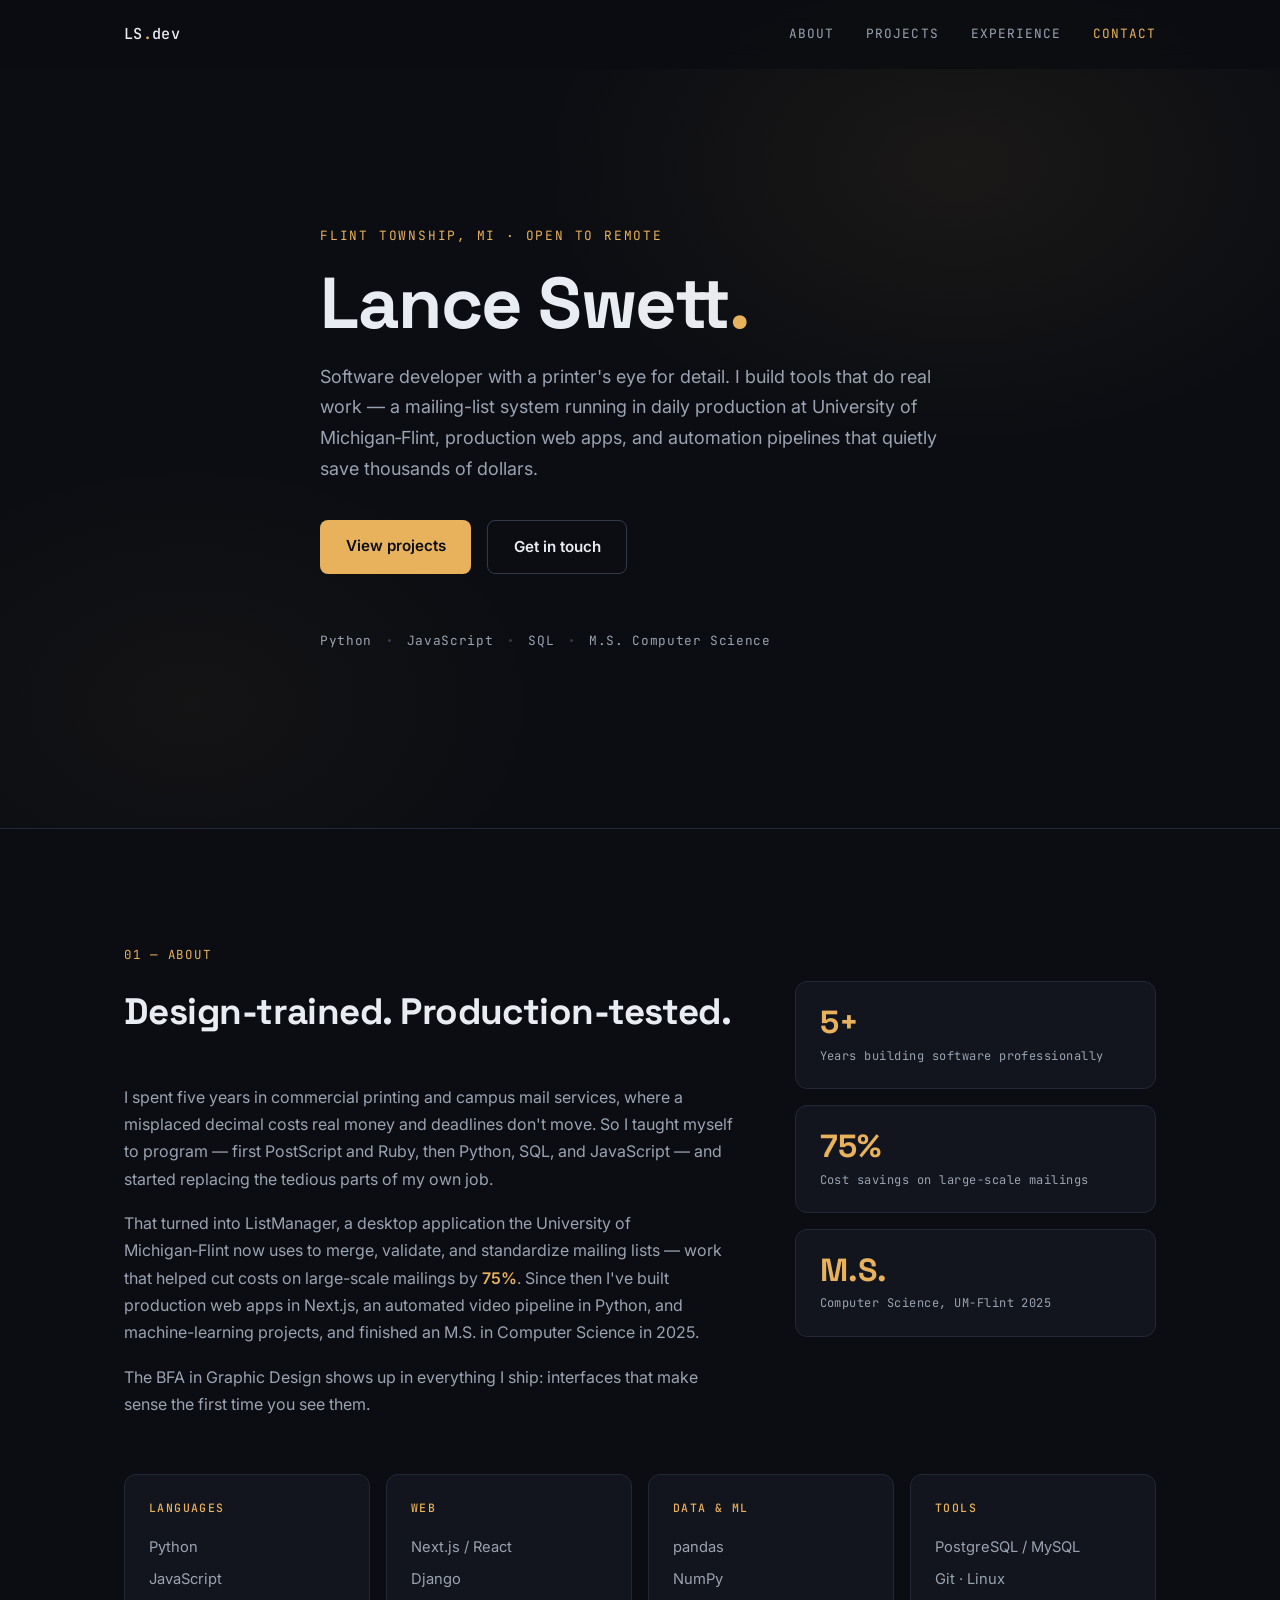
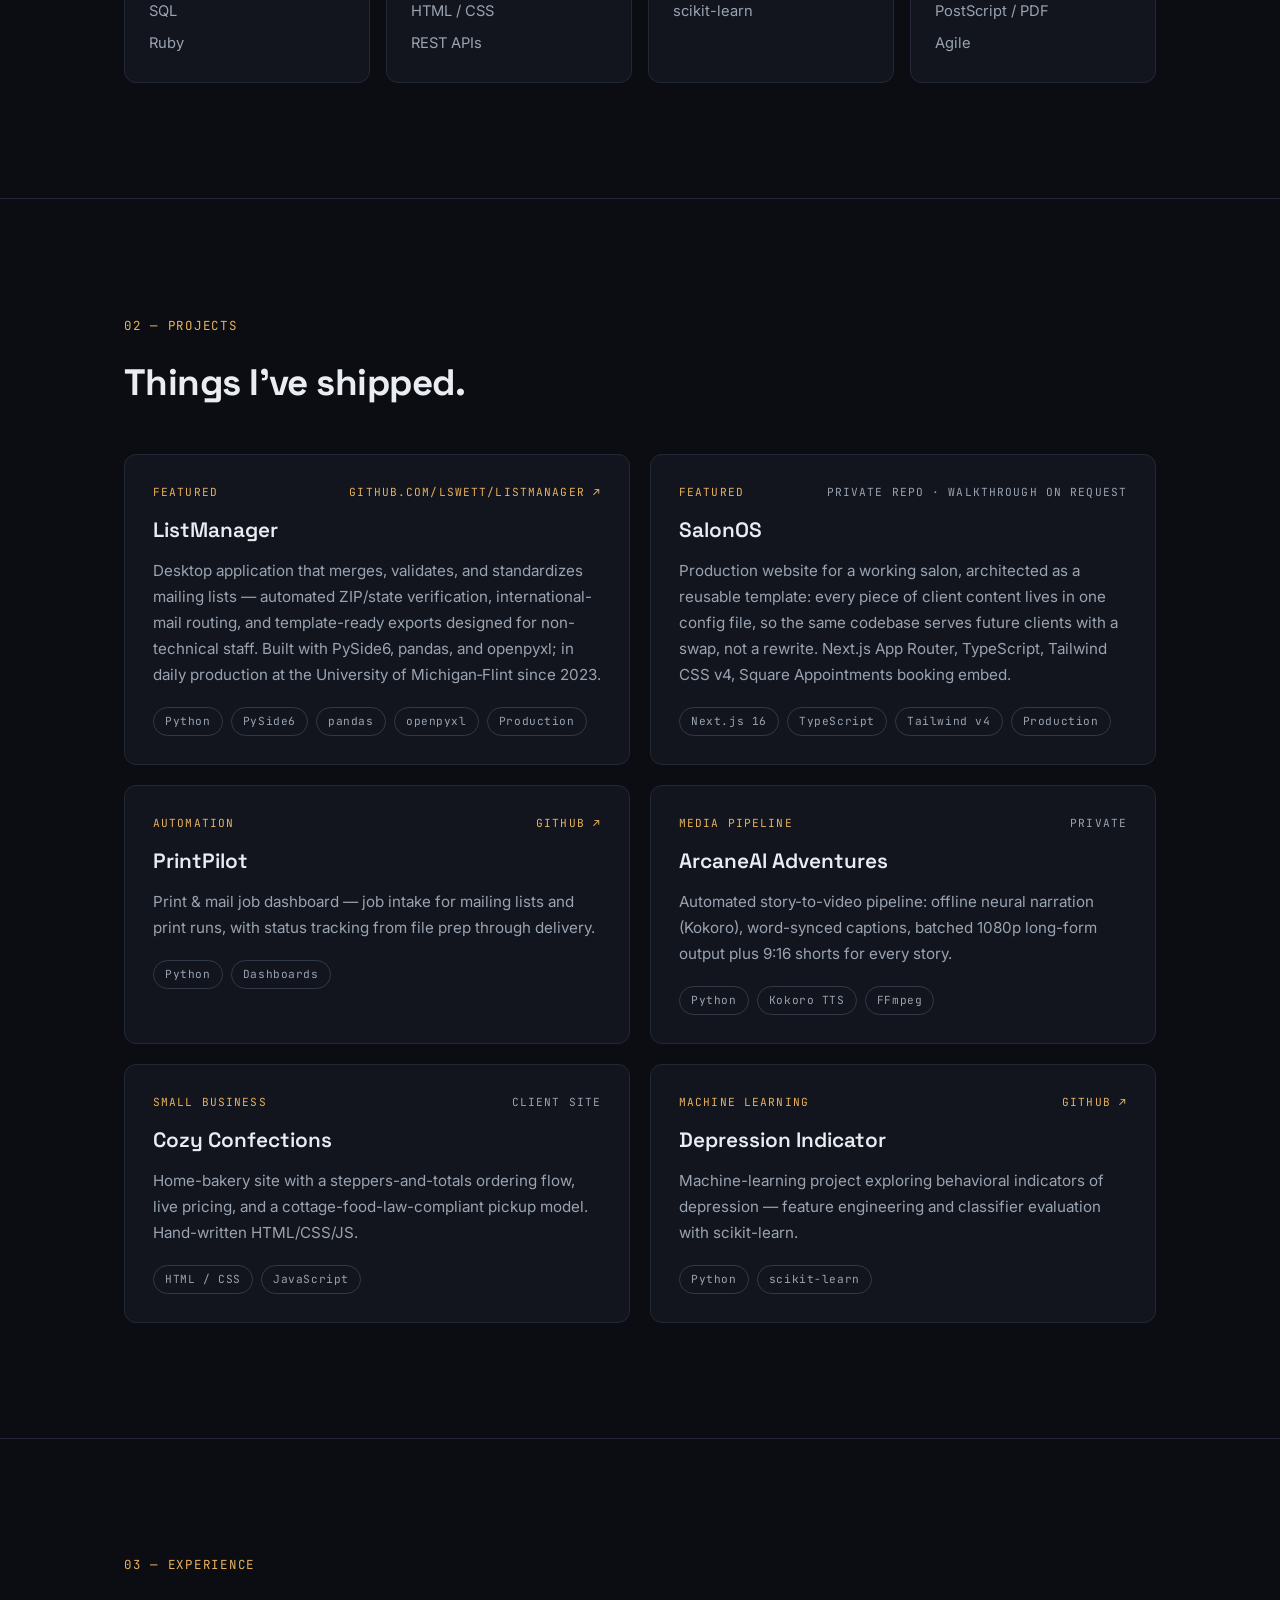
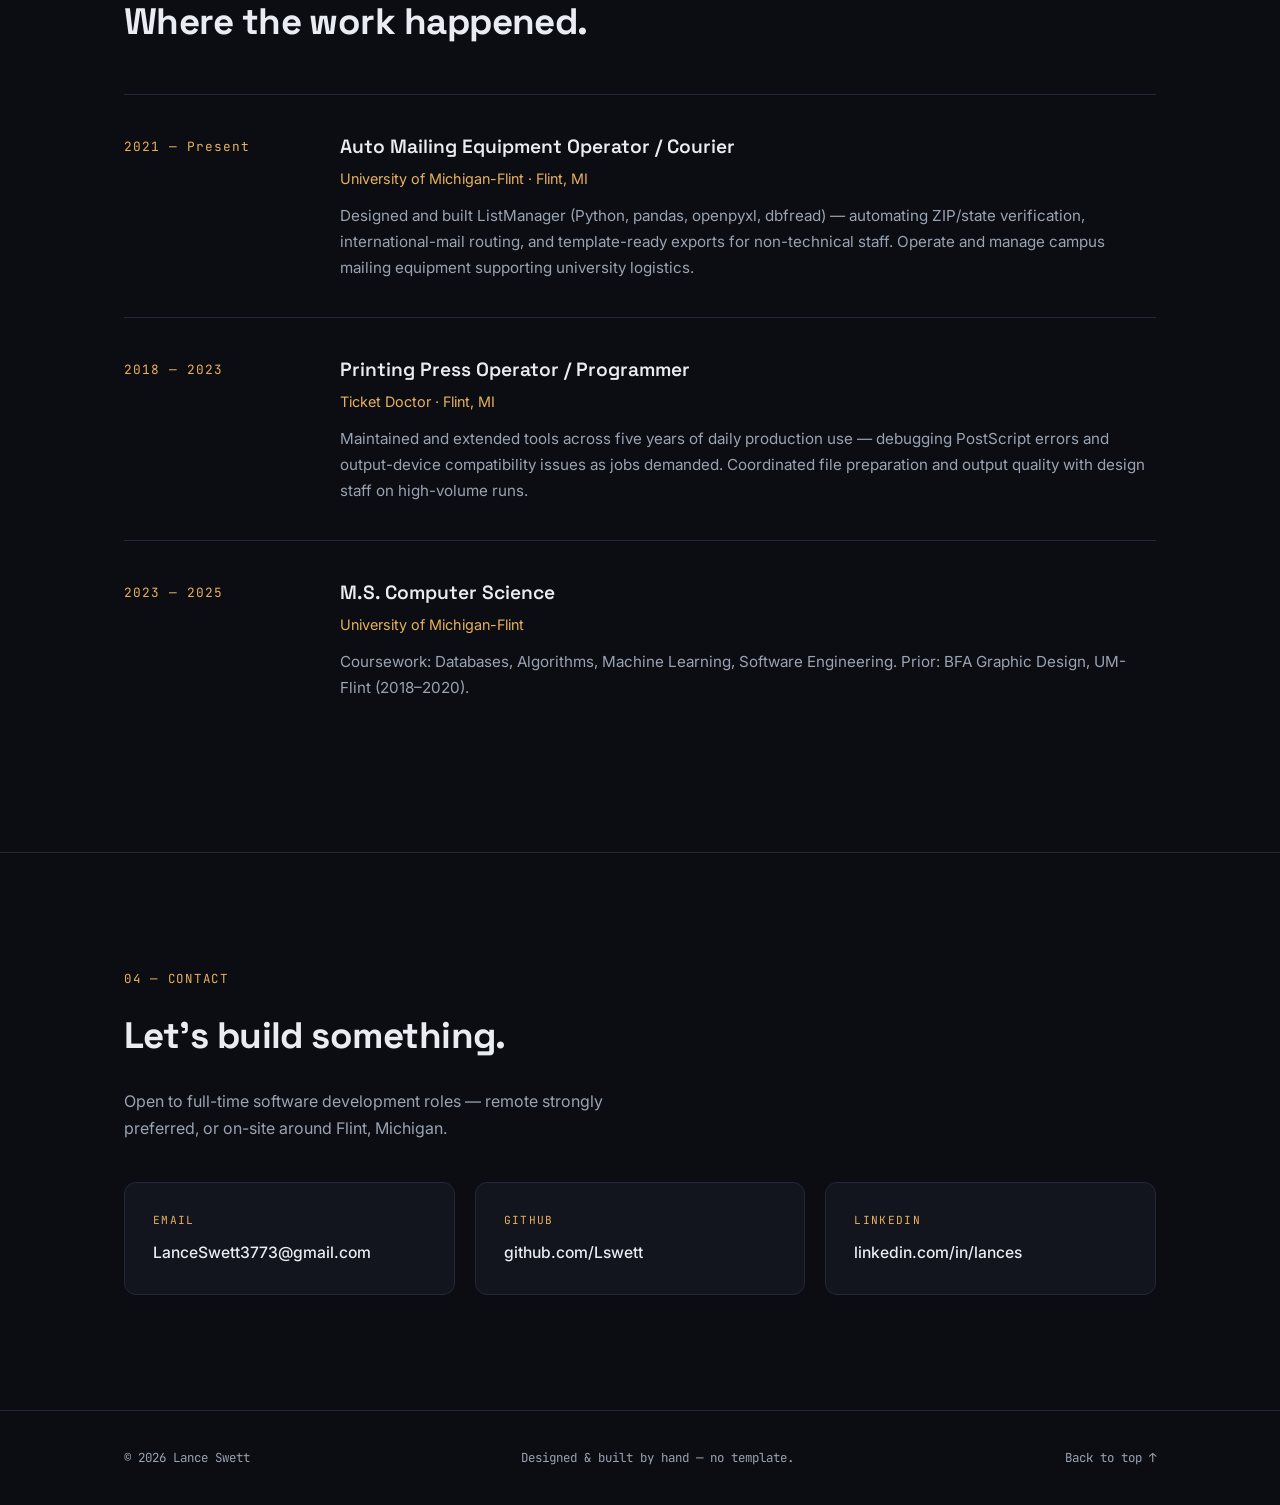
<file: index.html>
<!DOCTYPE html>
<html lang="en">
<head>
  <meta charset="UTF-8">
  <meta name="viewport" content="width=device-width, initial-scale=1.0">
  <title>Lance Swett — Software Developer</title>
  <meta name="description" content="Lance Swett — software developer in Flint, MI. Python, JavaScript, SQL. Builder of ListManager, SalonOS, and tools people use every day. Open to remote roles.">
  <link rel="icon" type="image/svg+xml" href="favicon.svg">
  <link rel="preconnect" href="https://fonts.googleapis.com">
  <link rel="preconnect" href="https://fonts.gstatic.com" crossorigin>
  <link href="https://fonts.googleapis.com/css2?family=Space+Grotesk:wght@500;600;700&family=Inter:wght@400;500;600&family=JetBrains+Mono:wght@400;500&display=swap" rel="stylesheet">
  <link rel="stylesheet" href="styles.css">
</head>
<body>

  <a class="skip-link" href="#main">Skip to content</a>

  <header class="nav" id="top">
    <div class="nav-inner">
      <a class="nav-logo mono" href="#top">LS<span class="accent">.</span>dev</a>
      <nav class="nav-links" id="nav-links" aria-label="Primary">
        <a class="mono" href="#about">About</a>
        <a class="mono" href="#projects">Projects</a>
        <a class="mono" href="#experience">Experience</a>
        <a class="mono" href="#contact">Contact</a>
      </nav>
      <button class="nav-toggle" id="nav-toggle" aria-expanded="false" aria-controls="nav-links" aria-label="Toggle menu">
        <span></span><span></span>
      </button>
    </div>
  </header>

  <main id="main">

    <!-- ============ HERO ============ -->
    <section class="hero">
      <div class="container">
        <p class="eyebrow mono reveal">Flint Township, MI · Open to remote</p>
        <h1 class="reveal">Lance Swett<span class="accent">.</span></h1>
        <p class="hero-sub reveal">
          Software developer with a printer's eye for detail. I build tools that do
          real work — a mailing-list system running in daily production at
          University of Michigan&#8209;Flint, production web apps, and automation
          pipelines that quietly save thousands of dollars.
        </p>
        <div class="hero-actions reveal">
          <a class="btn btn-primary" href="#projects">View projects</a>
          <a class="btn btn-ghost" href="#contact">Get in touch</a>
        </div>
        <div class="hero-meta mono reveal">
          <span>Python</span><i></i><span>JavaScript</span><i></i><span>SQL</span><i></i><span>M.S. Computer Science</span>
        </div>
      </div>
    </section>

    <!-- ============ ABOUT ============ -->
    <section class="section" id="about">
      <div class="container">
        <p class="section-label mono reveal">01 — About</p>
        <div class="about-grid">
          <div class="reveal">
            <h2>Design-trained. Production-tested.</h2>
            <p>
              I spent five years in commercial printing and campus mail services,
              where a misplaced decimal costs real money and deadlines don't move.
              So I taught myself to program — first PostScript and Ruby, then
              Python, SQL, and JavaScript — and started replacing the tedious
              parts of my own job.
            </p>
            <p>
              That turned into ListManager, a desktop application the University of
              Michigan&#8209;Flint now uses to merge, validate, and standardize
              mailing lists — work that helped cut costs on large-scale mailings
              by <strong class="text-strong">75%</strong>. Since then I've built
              production web apps in Next.js, an automated video pipeline in
              Python, and machine-learning projects, and finished an
              M.S. in Computer Science in 2025.
            </p>
            <p>
              The BFA in Graphic Design shows up in everything I ship: interfaces
              that make sense the first time you see them.
            </p>
          </div>
          <aside class="about-facts reveal" aria-label="Quick facts">
            <div class="fact">
              <span class="fact-num">5+</span>
              <span class="fact-label mono">Years building software professionally</span>
            </div>
            <div class="fact">
              <span class="fact-num">75%</span>
              <span class="fact-label mono">Cost savings on large-scale mailings</span>
            </div>
            <div class="fact">
              <span class="fact-num">M.S.</span>
              <span class="fact-label mono">Computer Science, UM-Flint 2025</span>
            </div>
          </aside>
        </div>

        <div class="skills reveal" aria-label="Skills">
          <div class="skill-group">
            <h3 class="mono">Languages</h3>
            <ul><li>Python</li><li>JavaScript</li><li>SQL</li><li>Ruby</li></ul>
          </div>
          <div class="skill-group">
            <h3 class="mono">Web</h3>
            <ul><li>Next.js / React</li><li>Django</li><li>HTML / CSS</li><li>REST APIs</li></ul>
          </div>
          <div class="skill-group">
            <h3 class="mono">Data &amp; ML</h3>
            <ul><li>pandas</li><li>NumPy</li><li>scikit-learn</li></ul>
          </div>
          <div class="skill-group">
            <h3 class="mono">Tools</h3>
            <ul><li>PostgreSQL / MySQL</li><li>Git · Linux</li><li>PostScript / PDF</li><li>Agile</li></ul>
          </div>
        </div>
      </div>
    </section>

    <!-- ============ PROJECTS ============ -->
    <section class="section" id="projects">
      <div class="container">
        <p class="section-label mono reveal">02 — Projects</p>
        <h2 class="reveal">Things I've shipped.</h2>

        <div class="project-featured">
          <article class="card card-featured reveal">
            <div class="card-top mono">
              <span>Featured</span>
              <a class="card-link" href="https://github.com/Lswett/ListManager" target="_blank" rel="noopener">github.com/Lswett/ListManager ↗</a>
            </div>
            <h3>ListManager</h3>
            <p>
              Desktop application that merges, validates, and standardizes mailing
              lists — automated ZIP/state verification, international-mail routing,
              and template-ready exports designed for non-technical staff. Built
              with PySide6, pandas, and openpyxl; in daily production at the
              University of Michigan&#8209;Flint since 2023.
            </p>
            <ul class="tags mono">
              <li>Python</li><li>PySide6</li><li>pandas</li><li>openpyxl</li><li>Production</li>
            </ul>
          </article>

          <article class="card card-featured reveal">
            <div class="card-top mono">
              <span>Featured</span>
              <span class="card-note">Private repo · walkthrough on request</span>
            </div>
            <h3>SalonOS</h3>
            <p>
              Production website for a working salon, architected as a reusable
              template: every piece of client content lives in one config file,
              so the same codebase serves future clients with a swap, not a
              rewrite. Next.js App Router, TypeScript, Tailwind CSS v4, Square
              Appointments booking embed.
            </p>
            <ul class="tags mono">
              <li>Next.js 16</li><li>TypeScript</li><li>Tailwind v4</li><li>Production</li>
            </ul>
          </article>
        </div>

        <div class="project-grid">
          <article class="card reveal">
            <div class="card-top mono">
              <span>Automation</span>
              <a class="card-link" href="https://github.com/Lswett/PrintPilot" target="_blank" rel="noopener">GitHub ↗</a>
            </div>
            <h3>PrintPilot</h3>
            <p>Print &amp; mail job dashboard — job intake for mailing lists and print runs, with status tracking from file prep through delivery.</p>
            <ul class="tags mono"><li>Python</li><li>Dashboards</li></ul>
          </article>

          <article class="card reveal">
            <div class="card-top mono">
              <span>Media pipeline</span>
              <span class="card-note">Private</span>
            </div>
            <h3>ArcaneAI Adventures</h3>
            <p>Automated story-to-video pipeline: offline neural narration (Kokoro), word-synced captions, batched 1080p long-form output plus 9:16 shorts for every story.</p>
            <ul class="tags mono"><li>Python</li><li>Kokoro TTS</li><li>FFmpeg</li></ul>
          </article>

          <article class="card reveal">
            <div class="card-top mono">
              <span>Small business</span>
              <span class="card-note">Client site</span>
            </div>
            <h3>Cozy Confections</h3>
            <p>Home-bakery site with a steppers-and-totals ordering flow, live pricing, and a cottage-food-law-compliant pickup model. Hand-written HTML/CSS/JS.</p>
            <ul class="tags mono"><li>HTML / CSS</li><li>JavaScript</li></ul>
          </article>

          <article class="card reveal">
            <div class="card-top mono">
              <span>Machine learning</span>
              <a class="card-link" href="https://github.com/Lswett/Depression-Indicator" target="_blank" rel="noopener">GitHub ↗</a>
            </div>
            <h3>Depression Indicator</h3>
            <p>Machine-learning project exploring behavioral indicators of depression — feature engineering and classifier evaluation with scikit-learn.</p>
            <ul class="tags mono"><li>Python</li><li>scikit-learn</li></ul>
          </article>
        </div>
      </div>
    </section>

    <!-- ============ EXPERIENCE ============ -->
    <section class="section" id="experience">
      <div class="container">
        <p class="section-label mono reveal">03 — Experience</p>
        <h2 class="reveal">Where the work happened.</h2>

        <div class="timeline">
          <div class="entry reveal">
            <p class="entry-when mono">2021 — Present</p>
            <div class="entry-body">
              <h3>Auto Mailing Equipment Operator / Courier</h3>
              <p class="entry-org">University of Michigan-Flint · Flint, MI</p>
              <p>
                Designed and built ListManager (Python, pandas, openpyxl,
                dbfread) — automating ZIP/state verification, international-mail
                routing, and template-ready exports for non-technical staff.
                Operate and manage campus mailing equipment supporting university
                logistics.
              </p>
            </div>
          </div>

          <div class="entry reveal">
            <p class="entry-when mono">2018 — 2023</p>
            <div class="entry-body">
              <h3>Printing Press Operator / Programmer</h3>
              <p class="entry-org">Ticket Doctor · Flint, MI</p>
              <p>
                Maintained and extended tools across five years of daily
                production use — debugging PostScript errors and output-device
                compatibility issues as jobs demanded. Coordinated file
                preparation and output quality with design staff on
                high-volume runs.
              </p>
            </div>
          </div>

          <div class="entry reveal">
            <p class="entry-when mono">2023 — 2025</p>
            <div class="entry-body">
              <h3>M.S. Computer Science</h3>
              <p class="entry-org">University of Michigan-Flint</p>
              <p>Coursework: Databases, Algorithms, Machine Learning, Software Engineering. Prior: BFA Graphic Design, UM-Flint (2018–2020).</p>
            </div>
          </div>
        </div>
      </div>
    </section>

    <!-- ============ CONTACT ============ -->
    <section class="section section-contact" id="contact">
      <div class="container">
        <p class="section-label mono reveal">04 — Contact</p>
        <h2 class="reveal">Let's build something.</h2>
        <p class="contact-lead reveal">
          Open to full-time software development roles — remote strongly preferred,
          or on-site around Flint, Michigan.
        </p>
        <div class="contact-grid reveal">
          <a class="card contact-card" href="mailto:LanceSwett3773@gmail.com">
            <span class="mono card-top-label">Email</span>
            <span class="contact-value">LanceSwett3773@gmail.com</span>
          </a>
          <a class="card contact-card" href="https://github.com/Lswett" target="_blank" rel="noopener">
            <span class="mono card-top-label">GitHub</span>
            <span class="contact-value">github.com/Lswett</span>
          </a>
          <a class="card contact-card" href="https://linkedin.com/in/lances" target="_blank" rel="noopener">
            <span class="mono card-top-label">LinkedIn</span>
            <span class="contact-value">linkedin.com/in/lances</span>
          </a>
        </div>
      </div>
    </section>
  </main>

  <footer class="footer">
    <div class="container footer-inner">
      <p class="mono">© <span id="year">2026</span> Lance Swett</p>
      <p class="mono footer-note">Designed &amp; built by hand — no template.</p>
      <a class="mono" href="#top">Back to top ↑</a>
    </div>
  </footer>

  <script src="script.js"></script>
</body>
</html>
</file>
<file: styles.css>
/* ============================================================
   lswett.github.io — editorial-technical dark theme
   Tokens defined in DESIGN.md
   ============================================================ */

:root {
  --bg: #0B0D12;
  --surface: #12151D;
  --surface-2: #181C26;
  --border: #232837;
  --border-strong: #323949;
  --text: #E9ECF2;
  --muted: #9AA3B2;
  --accent: #E8B15C;
  --accent-2: #F2C179;

  --font-display: "Space Grotesk", "Inter", sans-serif;
  --font-body: "Inter", system-ui, sans-serif;
  --font-mono: "JetBrains Mono", ui-monospace, monospace;

  --max-w: 1080px;
  --radius: 12px;
  --ease: cubic-bezier(0.22, 1, 0.36, 1);
}

* { margin: 0; padding: 0; box-sizing: border-box; }

html {
  scroll-behavior: smooth;
  scroll-padding-top: 5.5rem;
}

body {
  background: var(--bg);
  color: var(--text);
  font-family: var(--font-body);
  font-size: 1rem;
  line-height: 1.7;
  -webkit-font-smoothing: antialiased;
}

::selection { background: var(--accent); color: var(--bg); }

.container {
  max-width: var(--max-w);
  margin: 0 auto;
  padding: 0 1.5rem;
}

.mono { font-family: var(--font-mono); }
.accent { color: var(--accent); }
.text-strong { color: var(--text); font-weight: 600; }

/* ---------- Skip link & focus ---------- */
.skip-link {
  position: absolute;
  left: -9999px;
  top: 0;
  background: var(--accent);
  color: var(--bg);
  padding: 0.6rem 1rem;
  z-index: 100;
  font-weight: 600;
}
.skip-link:focus { left: 0; }

:focus-visible {
  outline: 2px solid var(--accent);
  outline-offset: 3px;
  border-radius: 2px;
}

/* ---------- Nav ---------- */
.nav {
  position: fixed;
  inset: 0 0 auto 0;
  z-index: 50;
  background: rgba(11, 13, 18, 0.82);
  backdrop-filter: blur(12px);
  -webkit-backdrop-filter: blur(12px);
  border-bottom: 1px solid transparent;
  transition: border-color 0.3s var(--ease);
}
.nav.scrolled { border-bottom-color: var(--border); }

.nav-inner {
  max-width: var(--max-w);
  margin: 0 auto;
  padding: 0 1.5rem;
  height: 4.25rem;
  display: flex;
  align-items: center;
  justify-content: space-between;
}

.nav-logo {
  font-weight: 500;
  font-size: 0.95rem;
  color: var(--text);
  text-decoration: none;
  letter-spacing: 0.02em;
}

.nav-links {
  display: flex;
  gap: 2rem;
}
.nav-links a {
  font-size: 0.8rem;
  letter-spacing: 0.08em;
  text-transform: uppercase;
  color: var(--muted);
  text-decoration: none;
  transition: color 0.2s var(--ease);
}
.nav-links a:hover,
.nav-links a.active { color: var(--accent); }

.nav-toggle {
  display: none;
  background: none;
  border: 1px solid var(--border);
  border-radius: 8px;
  width: 2.5rem;
  height: 2.5rem;
  cursor: pointer;
  flex-direction: column;
  align-items: center;
  justify-content: center;
  gap: 5px;
}
.nav-toggle span {
  display: block;
  width: 1.1rem;
  height: 1.5px;
  background: var(--text);
  transition: transform 0.25s var(--ease);
}
.nav-toggle[aria-expanded="true"] span:first-child { transform: translateY(3.5px) rotate(45deg); }
.nav-toggle[aria-expanded="true"] span:last-child { transform: translateY(-3.5px) rotate(-45deg); }

/* ---------- Hero ---------- */
.hero {
  min-height: 92vh;
  display: flex;
  align-items: center;
  padding: 7rem 0 4rem;
  position: relative;
  overflow: hidden;
}
.hero::before {
  content: "";
  position: absolute;
  inset: 0;
  background:
    radial-gradient(600px 400px at 75% 20%, rgba(232, 177, 92, 0.07), transparent 70%),
    radial-gradient(500px 350px at 15% 85%, rgba(232, 177, 92, 0.04), transparent 70%);
  pointer-events: none;
}

.hero h1 {
  font-family: var(--font-display);
  font-size: clamp(2.75rem, 7vw, 4.5rem);
  font-weight: 700;
  letter-spacing: -0.02em;
  line-height: 1.05;
  margin: 1.25rem 0;
}

.hero-sub {
  max-width: 40rem;
  color: var(--muted);
  font-size: 1.125rem;
}

.eyebrow {
  color: var(--accent);
  font-size: 0.8rem;
  letter-spacing: 0.14em;
  text-transform: uppercase;
}

.hero-actions {
  display: flex;
  gap: 1rem;
  margin-top: 2.25rem;
  flex-wrap: wrap;
}

.hero-meta {
  display: flex;
  align-items: center;
  gap: 1rem;
  margin-top: 3.5rem;
  flex-wrap: wrap;
  color: var(--muted);
  font-size: 0.8rem;
  letter-spacing: 0.05em;
}
.hero-meta i {
  width: 3px;
  height: 3px;
  border-radius: 50%;
  background: var(--border-strong);
}

/* ---------- Buttons ---------- */
.btn {
  display: inline-block;
  padding: 0.8rem 1.6rem;
  border-radius: 8px;
  font-weight: 600;
  font-size: 0.95rem;
  text-decoration: none;
  transition: transform 0.2s var(--ease), background 0.2s var(--ease), border-color 0.2s var(--ease);
}
.btn-primary {
  background: var(--accent);
  color: var(--bg);
}
.btn-primary:hover {
  background: var(--accent-2);
  transform: translateY(-2px);
}
.btn-ghost {
  color: var(--text);
  border: 1px solid var(--border-strong);
}
.btn-ghost:hover {
  border-color: var(--accent);
  color: var(--accent);
  transform: translateY(-2px);
}

/* ---------- Sections ---------- */
.section {
  padding: clamp(4.5rem, 9vw, 7.5rem) 0;
  border-top: 1px solid var(--border);
}

.section-label {
  color: var(--accent);
  font-size: 0.78rem;
  letter-spacing: 0.14em;
  text-transform: uppercase;
  margin-bottom: 1rem;
}

.section h2 {
  font-family: var(--font-display);
  font-size: clamp(1.7rem, 3.2vw, 2.3rem);
  font-weight: 700;
  letter-spacing: -0.015em;
  margin-bottom: 2.5rem;
}

/* ---------- About ---------- */
.about-grid {
  display: grid;
  grid-template-columns: 1.7fr 1fr;
  gap: 3.5rem;
  align-items: start;
}

.about-grid p + p { margin-top: 1.1rem; }
.about-grid p { color: var(--muted); }
.about-grid strong { color: var(--accent); }

.about-facts {
  display: flex;
  flex-direction: column;
  gap: 1rem;
}

.fact {
  background: var(--surface);
  border: 1px solid var(--border);
  border-radius: var(--radius);
  padding: 1.4rem 1.5rem;
  display: flex;
  flex-direction: column;
  gap: 0.35rem;
}
.fact-num {
  font-family: var(--font-display);
  font-size: 2rem;
  font-weight: 700;
  color: var(--accent);
  line-height: 1.1;
}
.fact-label {
  font-size: 0.75rem;
  color: var(--muted);
  letter-spacing: 0.04em;
}

.skills {
  display: grid;
  grid-template-columns: repeat(4, 1fr);
  gap: 1rem;
  margin-top: 3.5rem;
}
.skill-group {
  background: var(--surface);
  border: 1px solid var(--border);
  border-radius: var(--radius);
  padding: 1.4rem 1.5rem;
}
.skill-group h3 {
  font-size: 0.72rem;
  font-weight: 500;
  letter-spacing: 0.12em;
  text-transform: uppercase;
  color: var(--accent);
  margin-bottom: 0.9rem;
}
.skill-group ul { list-style: none; }
.skill-group li {
  color: var(--muted);
  font-size: 0.92rem;
  padding: 0.22rem 0;
}

/* ---------- Cards / Projects ---------- */
.project-featured {
  display: grid;
  grid-template-columns: repeat(2, minmax(0, 1fr));
  gap: 1.25rem;
  margin-bottom: 1.25rem;
}

.project-grid {
  display: grid;
  grid-template-columns: repeat(2, minmax(0, 1fr));
  gap: 1.25rem;
}

.card {
  background: var(--surface);
  border: 1px solid var(--border);
  border-radius: var(--radius);
  padding: 1.75rem;
  transition: transform 0.25s var(--ease), border-color 0.25s var(--ease), background 0.25s var(--ease);
}
.card:hover {
  transform: translateY(-3px);
  border-color: var(--border-strong);
  background: var(--surface-2);
}

.card-featured p,
.project-grid p { color: var(--muted); font-size: 0.95rem; }

.card h3 {
  font-family: var(--font-display);
  font-size: 1.3rem;
  font-weight: 600;
  margin: 0.7rem 0 0.6rem;
}

.card-top {
  display: flex;
  justify-content: space-between;
  align-items: center;
  gap: 0.5rem 1rem;
  flex-wrap: wrap;
  font-size: 0.7rem;
  letter-spacing: 0.1em;
  text-transform: uppercase;
  color: var(--accent);
}
.card-note { color: var(--muted); overflow-wrap: anywhere; }
.card-link {
  color: var(--accent);
  text-decoration: none;
  overflow-wrap: anywhere;
}
.card-link:hover { color: var(--accent-2); text-decoration: underline; }

.tags {
  list-style: none;
  display: flex;
  flex-wrap: wrap;
  gap: 0.5rem;
  margin-top: 1.2rem;
}
.tags li {
  font-size: 0.7rem;
  letter-spacing: 0.05em;
  color: var(--muted);
  border: 1px solid var(--border-strong);
  border-radius: 999px;
  padding: 0.25rem 0.7rem;
}

/* ---------- Experience ---------- */
.timeline {
  display: flex;
  flex-direction: column;
}
.entry {
  display: grid;
  grid-template-columns: 11rem 1fr;
  gap: 2.5rem;
  padding: 2.25rem 0;
  border-bottom: 1px solid var(--border);
}
.entry:first-child { border-top: 1px solid var(--border); }
.entry:last-child { border-bottom: none; }

.entry-when {
  color: var(--accent);
  font-size: 0.8rem;
  letter-spacing: 0.08em;
  padding-top: 0.35rem;
}
.entry h3 {
  font-family: var(--font-display);
  font-size: 1.2rem;
  font-weight: 600;
}
.entry-org {
  color: var(--accent);
  font-size: 0.9rem;
  margin: 0.25rem 0 0.7rem;
}
.entry-body p:last-child { color: var(--muted); font-size: 0.95rem; }

/* ---------- Contact ---------- */
.section-contact {
  text-align: left;
}
.contact-lead {
  color: var(--muted);
  max-width: 34rem;
  margin: -1.25rem 0 2.5rem;
}
.contact-grid {
  display: grid;
  grid-template-columns: repeat(3, 1fr);
  gap: 1.25rem;
}
.contact-card {
  display: flex;
  flex-direction: column;
  gap: 0.6rem;
  text-decoration: none;
}
.card-top-label {
  font-size: 0.7rem;
  letter-spacing: 0.12em;
  text-transform: uppercase;
  color: var(--accent);
}
.contact-value {
  color: var(--text);
  font-weight: 500;
  font-size: 0.98rem;
  word-break: break-all;
}

/* ---------- Footer ---------- */
.footer {
  border-top: 1px solid var(--border);
  padding: 2.25rem 0;
}
.footer-inner {
  display: flex;
  justify-content: space-between;
  align-items: center;
  gap: 1rem;
  flex-wrap: wrap;
  font-size: 0.78rem;
  color: var(--muted);
}
.footer a { color: var(--muted); text-decoration: none; }
.footer a:hover { color: var(--accent); }

/* ---------- Reveal animation ---------- */
.reveal {
  opacity: 0;
  transform: translateY(18px);
  transition: opacity 0.55s var(--ease), transform 0.55s var(--ease);
  transition-delay: var(--d, 0ms);
}
.reveal.visible {
  opacity: 1;
  transform: none;
}

@media (prefers-reduced-motion: reduce) {
  html { scroll-behavior: auto; }
  .reveal {
    opacity: 1;
    transform: none;
    transition: none;
  }
  .btn:hover, .card:hover { transform: none; }
  * { transition-duration: 0.01ms !important; }
}

/* ---------- Responsive ---------- */
@media (max-width: 900px) {
  .about-grid { grid-template-columns: 1fr; gap: 2rem; }
  .about-facts { flex-direction: row; flex-wrap: wrap; }
  .fact { flex: 1 1 10rem; }
  .skills { grid-template-columns: repeat(2, 1fr); }
  .project-featured { grid-template-columns: 1fr; }
  .entry { grid-template-columns: 1fr; gap: 0.5rem; padding: 1.75rem 0; }
}

@media (max-width: 768px) {
  .nav-toggle { display: flex; }
  .nav-links {
    position: absolute;
    top: 4.25rem;
    left: 0;
    right: 0;
    flex-direction: column;
    gap: 0;
    background: var(--bg);
    border-bottom: 1px solid var(--border);
    display: none;
    padding: 0.5rem 1.5rem 1rem;
  }
  .nav-links.open { display: flex; }
  .nav-links a {
    padding: 0.85rem 0;
    border-bottom: 1px solid var(--border);
    font-size: 0.85rem;
  }
  .nav-links a:last-child { border-bottom: none; }
  .hero { min-height: auto; padding: 8rem 0 4rem; }
  .project-grid { grid-template-columns: 1fr; }
  .contact-grid { grid-template-columns: 1fr; }
  .footer-inner { flex-direction: column; align-items: flex-start; }
}

@media (max-width: 420px) {
  .skills { grid-template-columns: 1fr; }
  .about-facts { flex-direction: column; }
  .hero-actions .btn { width: 100%; text-align: center; }
}
</file>
